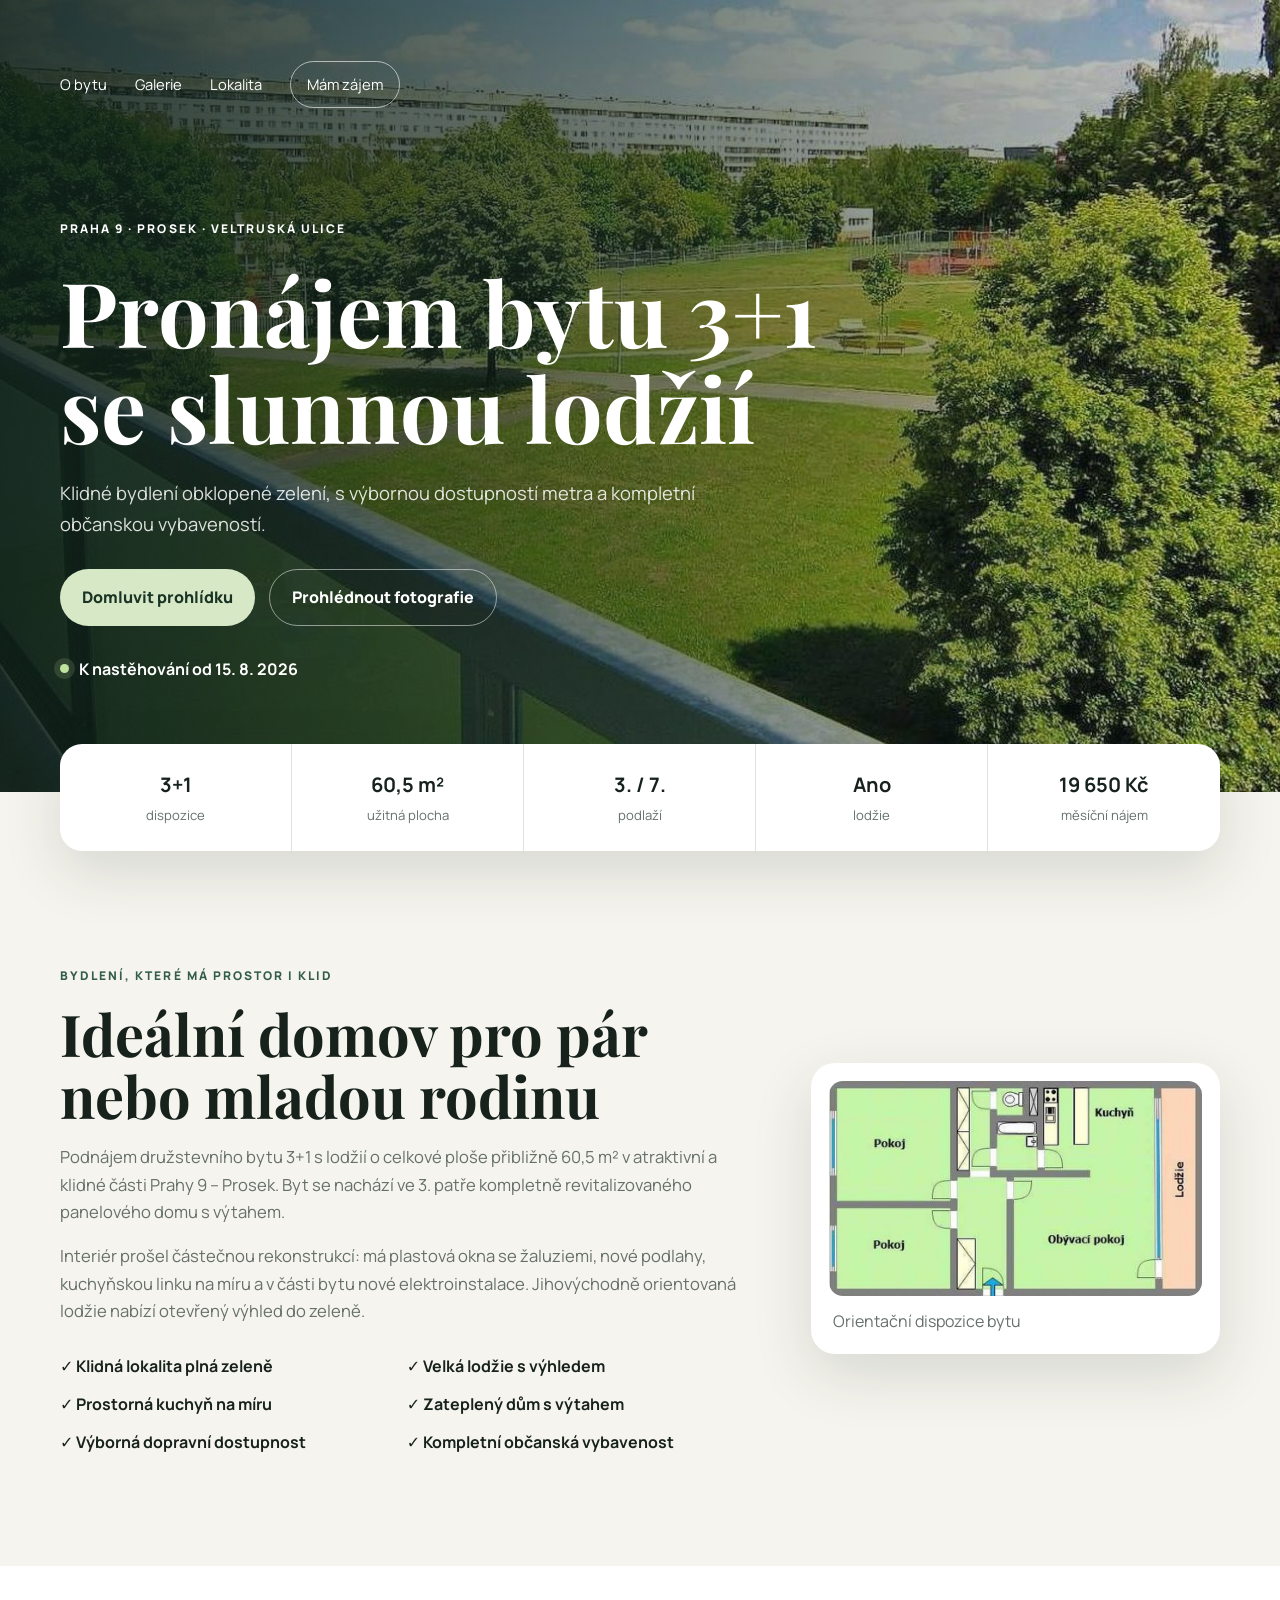
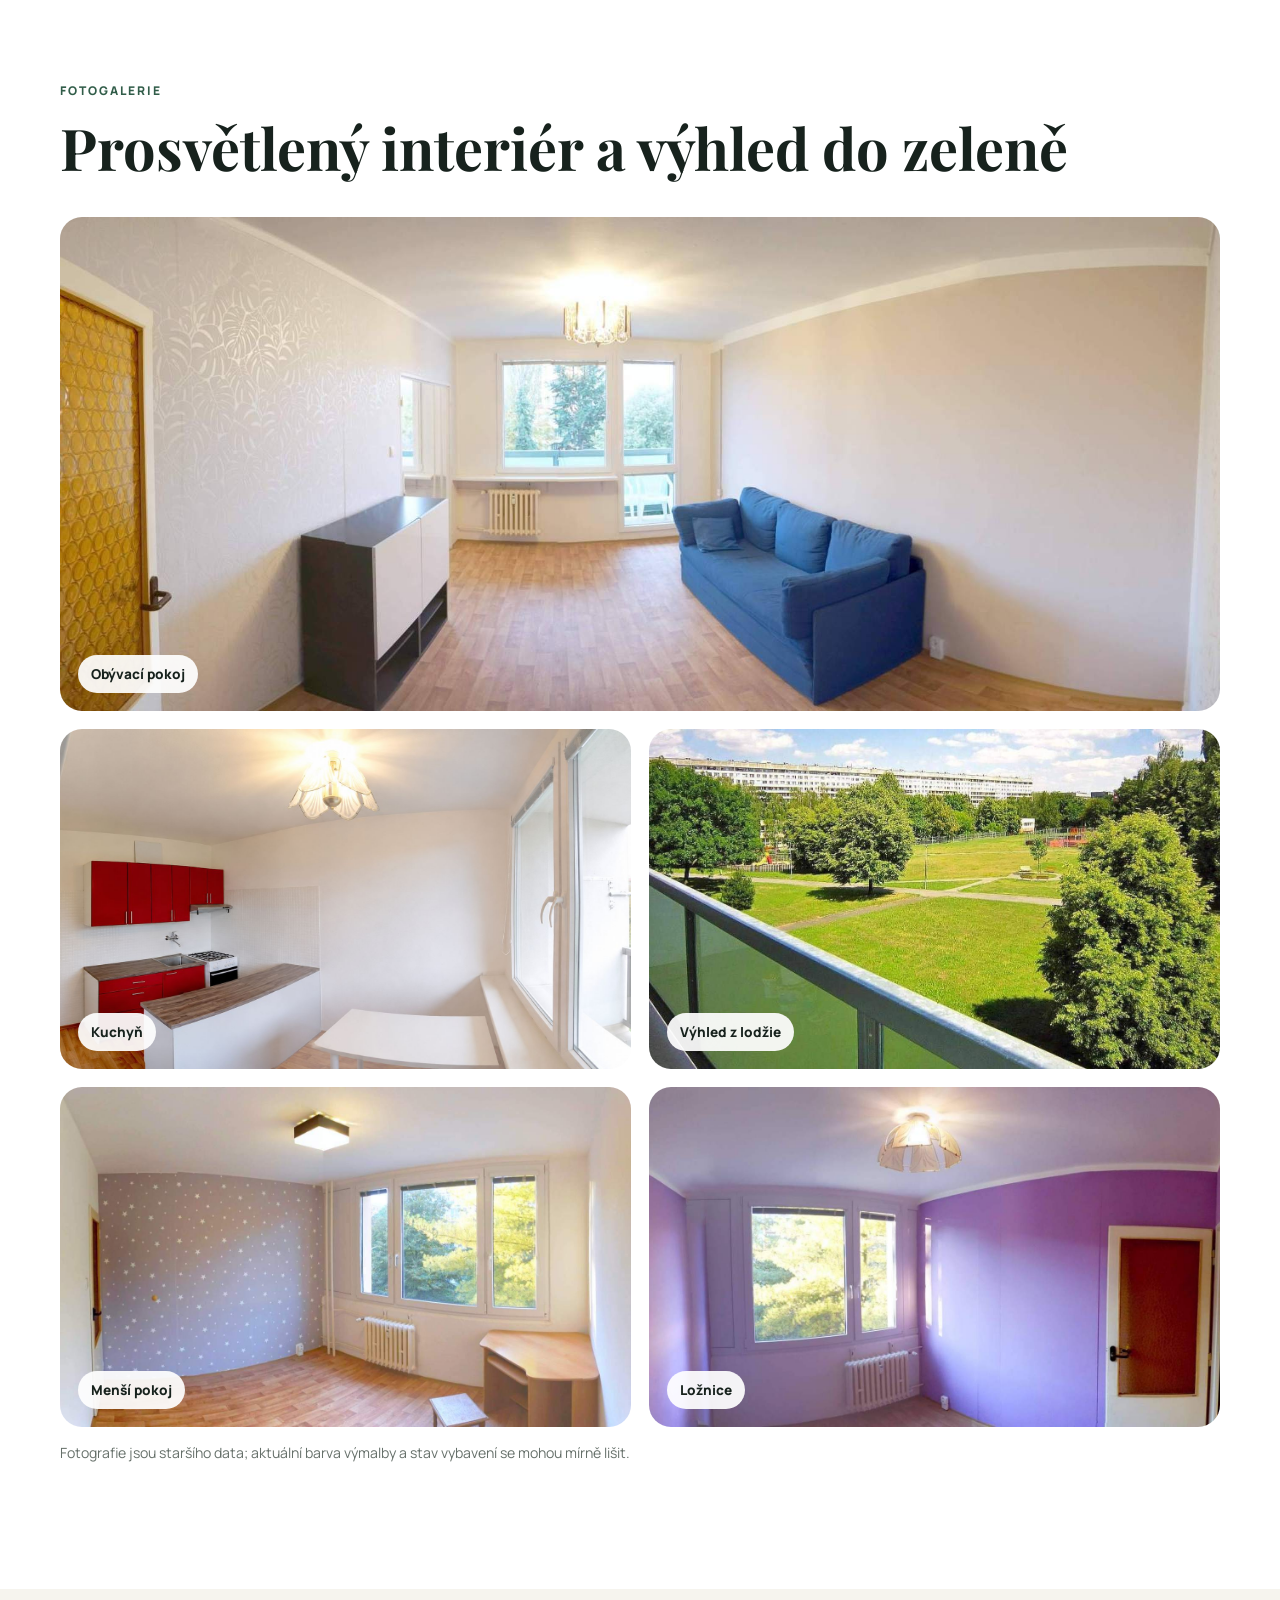
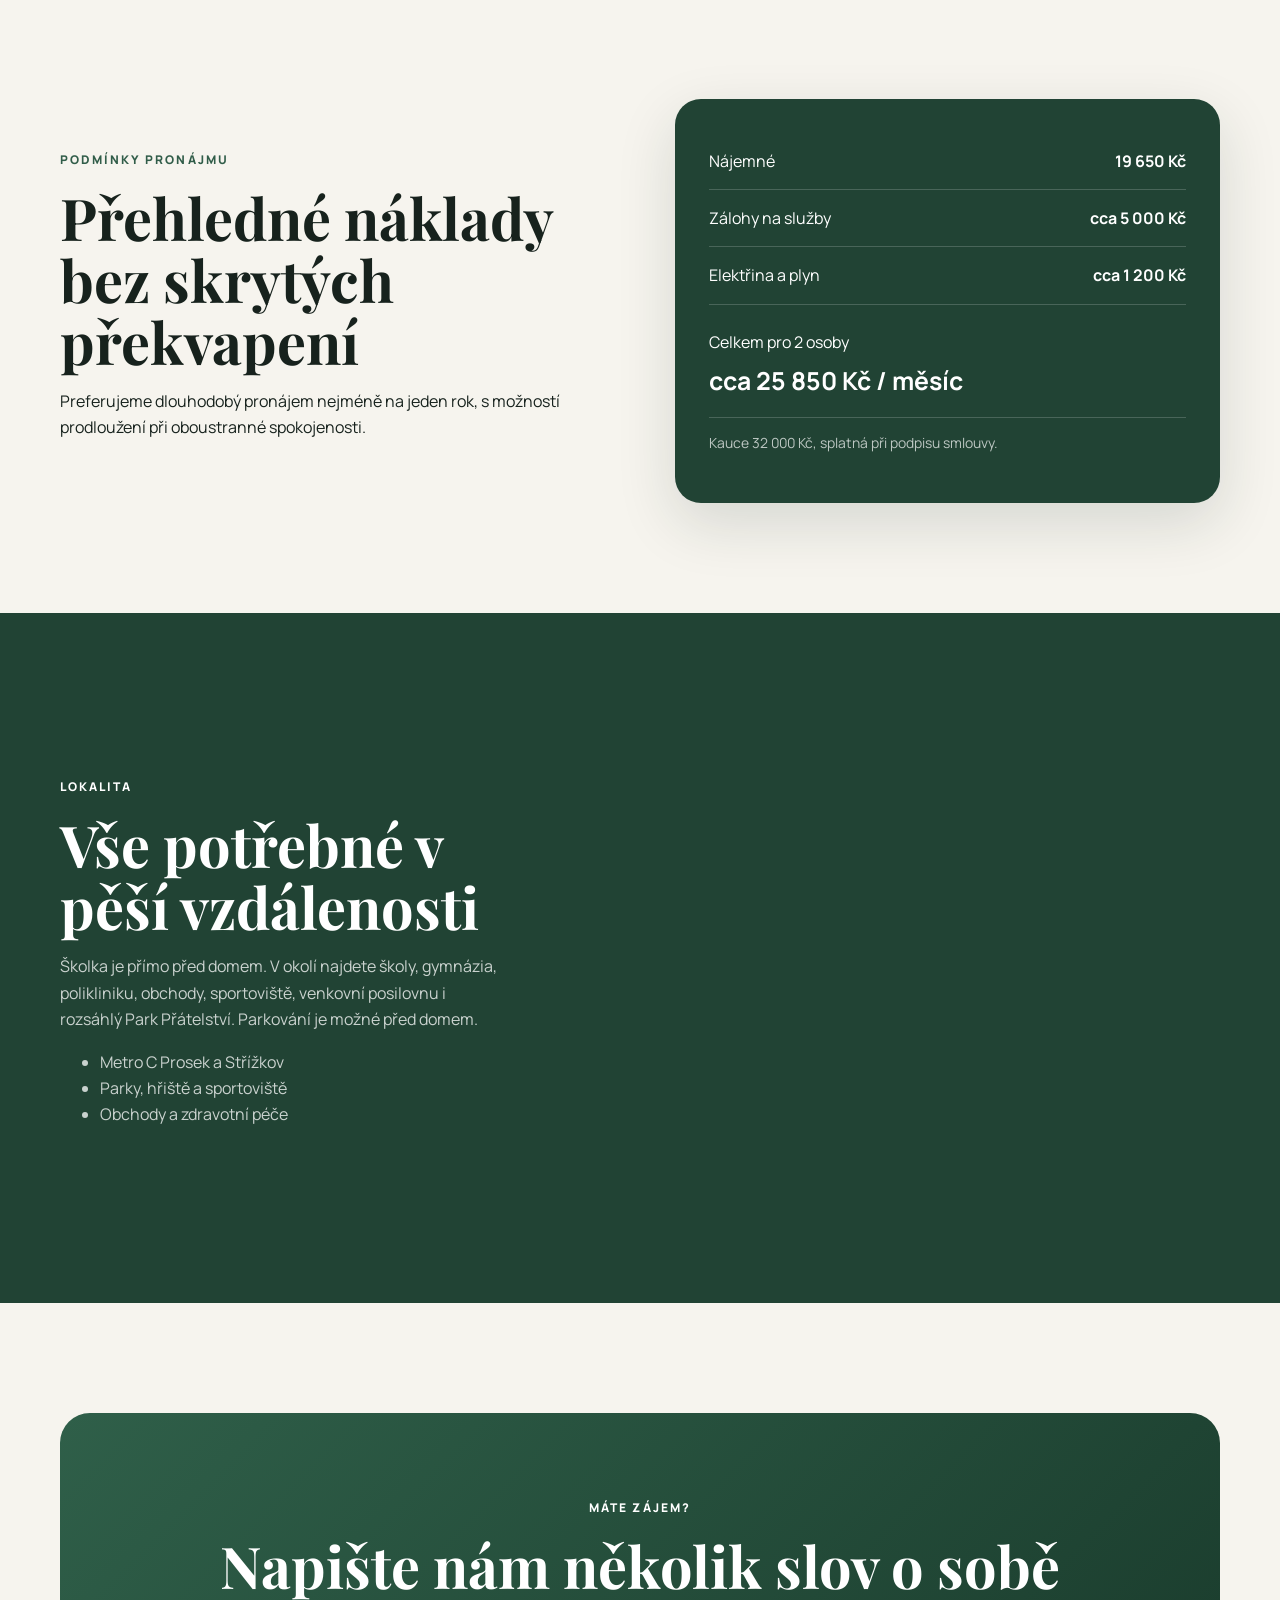
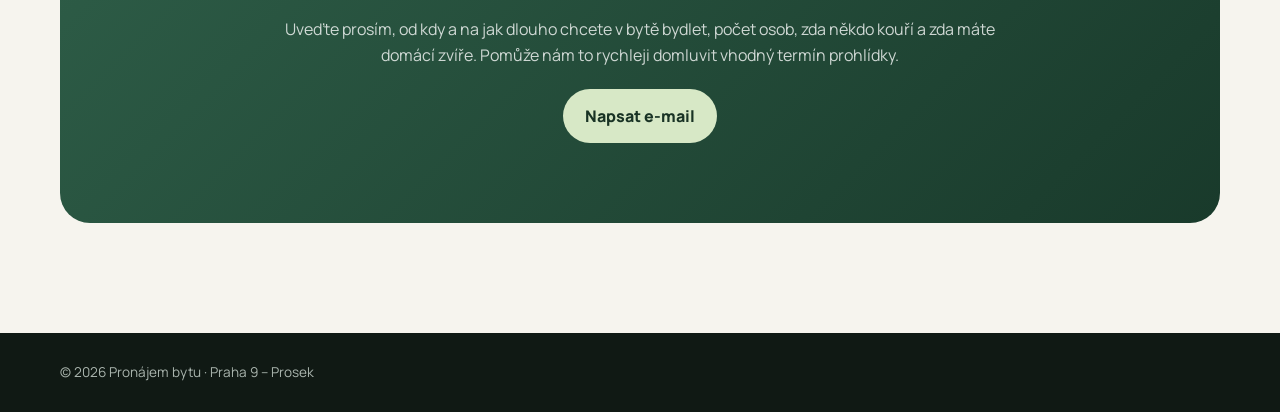
<file: index.html>
<!doctype html>
<html lang="cs">
<head>
  <meta charset="utf-8">
  <meta name="viewport" content="width=device-width, initial-scale=1">
  <meta name="description" content="Pronájem bytu 3+1 s lodžií v klidné části Prahy 9 – Prosek.">
  <title>Pronájem bytu 3+1 s lodžií | Praha 9 – Prosek</title>
  <link rel="preconnect" href="https://fonts.googleapis.com">
  <link rel="preconnect" href="https://fonts.gstatic.com" crossorigin>
  <link href="https://fonts.googleapis.com/css2?family=Manrope:wght@400;500;600;700;800&family=Playfair+Display:wght@600;700&display=swap" rel="stylesheet">
  <link rel="stylesheet" href="styles.css">
</head>
<body>
<header class="hero" id="uvod">
  <nav class="nav container">
    <div class="nav-links">
      <a href="#o-byte">O bytu</a><a href="#galerie">Galerie</a><a href="#lokalita">Lokalita</a><a class="nav-cta" href="#kontakt">Mám zájem</a>
    </div>
  </nav>
  <div class="hero-overlay"></div>
  <div class="hero-content container">
    <span class="eyebrow">Praha 9 · Prosek · Veltruská ulice</span>
    <h1>Pronájem bytu 3+1<br>se slunnou lodžií</h1>
    <p>Klidné bydlení obklopené zelení, s výbornou dostupností metra a kompletní občanskou vybaveností.</p>
    <div class="hero-actions"><a class="btn btn-primary" href="#kontakt">Domluvit prohlídku</a><a class="btn btn-ghost" href="#galerie">Prohlédnout fotografie</a></div>
    <div class="availability"><span></span>K nastěhování od 15. 8. 2026</div>
  </div>
</header>

<main>
<section class="facts container" aria-label="Základní informace">
  <article><strong>3+1</strong><span>dispozice</span></article><article><strong>60,5 m²</strong><span>užitná plocha</span></article><article><strong>3. / 7.</strong><span>podlaží</span></article><article><strong>Ano</strong><span>lodžie</span></article><article><strong>19 650 Kč</strong><span>měsíční nájem</span></article>
</section>

<section class="section container intro" id="o-byte">
  <div class="intro-copy">
    <span class="eyebrow dark">Bydlení, které má prostor i klid</span>
    <h2>Ideální domov pro pár nebo mladou rodinu</h2>
    <p>Podnájem družstevního bytu 3+1 s lodžií o celkové ploše přibližně 60,5 m² v atraktivní a klidné části Prahy 9 – Prosek. Byt se nachází ve 3. patře kompletně revitalizovaného panelového domu s výtahem.</p>
    <p>Interiér prošel částečnou rekonstrukcí: má plastová okna se žaluziemi, nové podlahy, kuchyňskou linku na míru a v části bytu nové elektroinstalace. Jihovýchodně orientovaná lodžie nabízí otevřený výhled do zeleně.</p>
    <div class="feature-grid">
      <div>✓ Klidná lokalita plná zeleně</div><div>✓ Velká lodžie s výhledem</div><div>✓ Prostorná kuchyň na míru</div><div>✓ Zateplený dům s výtahem</div><div>✓ Výborná dopravní dostupnost</div><div>✓ Kompletní občanská vybavenost</div>
    </div>
  </div>
  <figure class="plan-card"><img src="images/planek.jpg" alt="Orientační plánek bytu 3+1"><figcaption>Orientační dispozice bytu</figcaption></figure>
</section>

<section class="section gallery-section" id="galerie">
  <div class="container"><span class="eyebrow dark">Fotogalerie</span><h2>Prosvětlený interiér a výhled do zeleně</h2>
    <div class="gallery">
      <figure class="wide"><img src="images/obyvaci-pokoj.jpg" alt="Obývací pokoj"><figcaption>Obývací pokoj</figcaption></figure>
      <figure><img src="images/kuchyn.jpg" alt="Kuchyň"><figcaption>Kuchyň</figcaption></figure>
      <figure><img src="images/vyhled-z-lodzie.jpg" alt="Výhled z lodžie"><figcaption>Výhled z lodžie</figcaption></figure>
      <figure><img src="images/mensi-pokoj.jpg" alt="Menší pokoj"><figcaption>Menší pokoj</figcaption></figure>
      <figure><img src="images/loznice.jpg" alt="Ložnice"><figcaption>Ložnice</figcaption></figure>
    </div>
    <p class="note">Fotografie jsou staršího data; aktuální barva výmalby a stav vybavení se mohou mírně lišit.</p>
  </div>
</section>

<section class="section container costs">
  <div><span class="eyebrow dark">Podmínky pronájmu</span><h2>Přehledné náklady bez skrytých překvapení</h2><p>Preferujeme dlouhodobý pronájem nejméně na jeden rok, s možností prodloužení při oboustranné spokojenosti.</p></div>
  <div class="price-card"><div><span>Nájemné</span><strong>19 650 Kč</strong></div><div><span>Zálohy na služby</span><strong>cca 5 000 Kč</strong></div><div><span>Elektřina a plyn</span><strong>cca 1 200 Kč</strong></div><div class="total"><span>Celkem pro 2 osoby</span><strong>cca 25 850 Kč / měsíc</strong></div><p>Kauce 32 000 Kč, splatná při podpisu smlouvy.</p></div>
</section>

<section class="section location" id="lokalita">
  <div class="container location-grid"><div><span class="eyebrow">Lokalita</span><h2>Vše potřebné v pěší vzdálenosti</h2><p>Školka je přímo před domem. V okolí najdete školy, gymnázia, polikliniku, obchody, sportoviště, venkovní posilovnu i rozsáhlý Park Přátelství. Parkování je možné před domem.</p><ul><li>Metro C Prosek a Střížkov</li><li>Parky, hřiště a sportoviště</li><li>Obchody a zdravotní péče</li></ul></div>
  <iframe title="Mapa lokality Praha 9 Prosek" src="https://mapy.com/s/dumupuboru" width="500" height="333" frameborder="0" loading="lazy"></iframe></div>
</section>

<section class="section contact container" id="kontakt">
  <div class="contact-card"><span class="eyebrow">Máte zájem?</span><h2>Napište nám několik slov o sobě</h2><p>Uveďte prosím, od kdy a na jak dlouho chcete v bytě bydlet, počet osob, zda někdo kouří a zda máte domácí zvíře. Pomůže nám to rychleji domluvit vhodný termín prohlídky.</p><a class="btn btn-primary" href="mailto:perla@volny.cz?subject=Zájem o pronájem bytu 3+1 na Proseku">Napsat e-mail</a></div>
</section>
</main>
<footer><div class="container">© 2026 Pronájem bytu · Praha 9 – Prosek</div></footer>
</body>
</html>
</file>
<file: styles.css>
:root{--ink:#17221d;--muted:#66706a;--cream:#f6f4ee;--green:#315d49;--green2:#214334;--white:#fff;--line:#dfe4df;--shadow:0 20px 60px rgba(20,44,33,.14)}*{box-sizing:border-box}html{scroll-behavior:smooth}body{margin:0;font-family:Manrope,system-ui,sans-serif;color:var(--ink);background:var(--cream);line-height:1.65}.container{width:min(1160px,calc(100% - 40px));margin:auto}.hero{min-height:88vh;position:relative;color:#fff;background:url('images/vyhled-z-lodzie.jpg') center/cover no-repeat;display:flex;flex-direction:column}.hero-overlay{position:absolute;inset:0;background:linear-gradient(90deg,rgba(12,31,23,.88) 0%,rgba(12,31,23,.58) 50%,rgba(12,31,23,.18) 100%)}.nav{position:relative;z-index:2;display:flex;justify-content:space-between;align-items:center;padding:24px 0}.brand{font-weight:800;color:#fff;text-decoration:none;letter-spacing:.02em}.nav-links{display:flex;gap:28px;align-items:center}.nav-links a{color:#fff;text-decoration:none;font-size:.92rem}.nav-cta{border:1px solid rgba(255,255,255,.6);padding:10px 16px;border-radius:999px}.hero-content{position:relative;z-index:1;margin:0 auto;max-width:1160px;padding:45px 0 110px}.eyebrow{text-transform:uppercase;letter-spacing:.17em;font-size:.75rem;font-weight:800}.eyebrow.dark{color:var(--green)}h1,h2{font-family:'Playfair Display',serif;line-height:1.08;margin:.25em 0}h1{font-size:clamp(3.2rem,7vw,6.4rem);max-width:900px}h2{font-size:clamp(2.3rem,4.5vw,4.2rem)}.hero-content p{font-size:1.15rem;max-width:650px;color:rgba(255,255,255,.85)}.hero-actions{display:flex;gap:14px;flex-wrap:wrap;margin:30px 0}.btn{display:inline-flex;align-items:center;justify-content:center;padding:14px 22px;border-radius:999px;text-decoration:none;font-weight:800;transition:.2s}.btn:hover{transform:translateY(-2px)}.btn-primary{background:#d7e8c6;color:#193325}.btn-ghost{border:1px solid rgba(255,255,255,.5);color:#fff}.availability{display:flex;align-items:center;gap:10px;font-weight:700}.availability span{width:9px;height:9px;background:#bfe49e;border-radius:50%;box-shadow:0 0 0 6px rgba(191,228,158,.15)}.facts{margin-top:-48px;position:relative;z-index:4;background:#fff;display:grid;grid-template-columns:repeat(5,1fr);border-radius:22px;box-shadow:var(--shadow);overflow:hidden}.facts article{padding:24px;text-align:center;border-right:1px solid var(--line)}.facts article:last-child{border:0}.facts strong{display:block;font-size:1.25rem}.facts span{color:var(--muted);font-size:.82rem}.section{padding:110px 0}.intro{display:grid;grid-template-columns:1.25fr .75fr;gap:70px;align-items:center}.intro-copy p{color:var(--muted);font-size:1.04rem}.feature-grid{display:grid;grid-template-columns:1fr 1fr;gap:12px;margin-top:28px;font-weight:700}.plan-card{margin:0;background:#fff;padding:18px;border-radius:24px;box-shadow:var(--shadow)}.plan-card img{width:100%;display:block;border-radius:14px}.plan-card figcaption{padding:12px 4px 2px;color:var(--muted)}.gallery-section{background:#fff}.gallery{display:grid;grid-template-columns:repeat(2,1fr);gap:18px;margin-top:38px}.gallery figure{margin:0;position:relative;border-radius:22px;overflow:hidden;min-height:340px}.gallery .wide{grid-column:1/-1;min-height:480px}.gallery img{width:100%;height:100%;object-fit:cover;display:block;transition:.5s}.gallery figure:hover img{transform:scale(1.03)}.gallery figcaption{position:absolute;left:18px;bottom:18px;background:rgba(255,255,255,.92);padding:8px 13px;border-radius:999px;font-weight:800;font-size:.85rem}.note{color:var(--muted);font-size:.88rem}.costs{display:grid;grid-template-columns:1fr 1fr;gap:70px;align-items:center}.price-card{background:var(--green2);color:#fff;padding:34px;border-radius:26px;box-shadow:var(--shadow)}.price-card>div{display:flex;justify-content:space-between;gap:20px;padding:15px 0;border-bottom:1px solid rgba(255,255,255,.18)}.price-card .total{display:block;padding-top:24px}.price-card .total strong{display:block;font-size:1.55rem;margin-top:6px}.price-card p{color:rgba(255,255,255,.7);font-size:.87rem}.location{background:var(--green2);color:#fff}.location-grid{display:grid;grid-template-columns:.8fr 1.2fr;gap:55px;align-items:center}.location p,.location li{color:rgba(255,255,255,.76)}.location iframe{width:100%;height:470px;border:0;border-radius:24px}.contact-card{text-align:center;color:#fff;background:linear-gradient(135deg,#2f5f49,#193a2b);padding:80px 28px;border-radius:30px}.contact-card p{max-width:720px;margin:20px auto;color:rgba(255,255,255,.78)}.contact-card small{display:block;margin-top:18px;color:rgba(255,255,255,.55)}footer{padding:28px 0;background:#101914;color:#aab5ae;font-size:.85rem}@media(max-width:850px){.nav-links a:not(.nav-cta){display:none}.hero{min-height:80vh}.facts{grid-template-columns:repeat(2,1fr)}.facts article:nth-child(2n){border-right:0}.facts article:last-child{grid-column:1/-1}.intro,.costs,.location-grid{grid-template-columns:1fr;gap:40px}.gallery .wide{min-height:360px}.feature-grid{grid-template-columns:1fr}}@media(max-width:600px){.container{width:min(100% - 26px,1160px)}.nav{padding:18px 0}.nav-cta{padding:8px 12px}.hero-content{padding:30px 0 80px}h1{font-size:3rem}.section{padding:76px 0}.facts{margin-top:-28px}.facts article{padding:18px 10px}.gallery{grid-template-columns:1fr}.gallery .wide{grid-column:auto}.gallery figure,.gallery .wide{min-height:250px}.price-card{padding:24px}.price-card>div{font-size:.9rem}.contact-card{padding:60px 20px}.location iframe{height:360px}}
</file>
